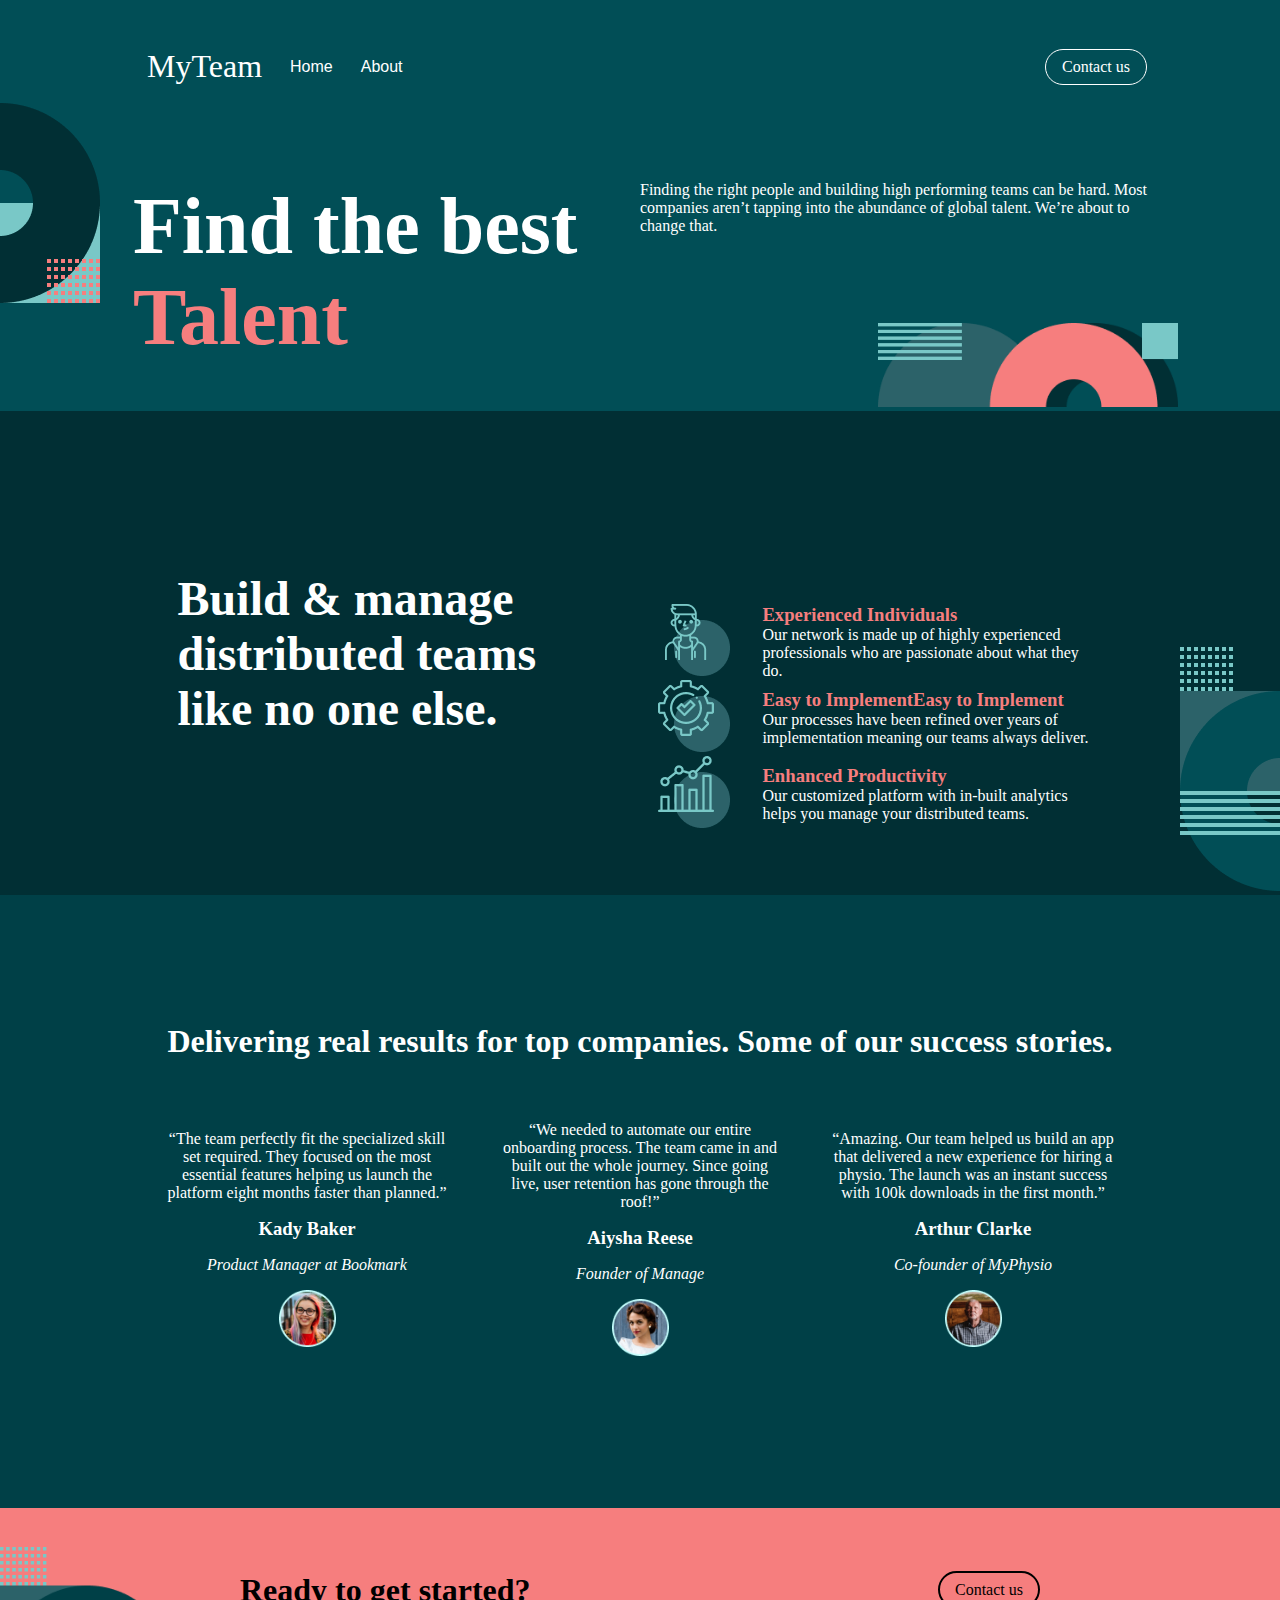
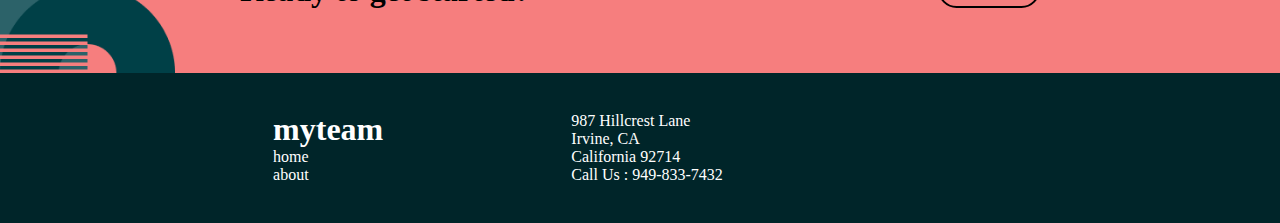
<file: index.html>
<!DOCTYPE html>
<html lang="en">

<head>
    <meta charset="UTF-8">
    <meta name="viewport" content="width=device-width, initial-scale=1.0">
    <link rel="stylesheet" href="https://cdnjs.cloudflare.com/ajax/libs/font-awesome/6.5.2/css/all.min.css"
        integrity="sha512-SnH5WK+bZxgPHs44uWIX+LLJAJ9/2PkPKZ5QiAj6Ta86w+fsb2TkcmfRyVX3pBnMFcV7oQPJkl9QevSCWr3W6A=="
        crossorigin="anonymous" referrerpolicy="no-referrer" />
    <link rel="stylesheet" href="./style.css">
    <title>Document</title>
</head>

<body>
    <header>
        <nav>
            <ul>
                <li>
                    <a class="key" href="#">MyTeam</a>
                </li>
                <ul class="list">
                    <li>
                        <a href="./index.html">Home</a>
                    </li>
                    <li>
                        <a href="./about/index.html">About</a>
                    </li>
                </ul>
            </ul>
            <ul class="list1">
                <a href="./about/contact us/index.html">Contact us</a>
            </ul>
            <ul class="hamburger">
                <li>
                    <a href="#"><i class="fa-solid fa-bars"></i></a>
                </li>
            </ul>
        </nav>
        <div class="header___wrapper">
            <div class="header___wrapper-item">
                <h1>Find the best <span>Talent</span></h1>
            </div>
            <div class="header___wrapper-item">
                <p>Finding the right people and building high performing teams can be hard. Most companies aren’t
                    tapping into the abundance of global talent. We’re about to change that.</p>
            </div>
        </div>
        <div class="header-img">
            <img src="./Group 7.png" alt="">
        </div>
        <div class="header___icon">
            <img src="./Group 8.png" alt="">
        </div>
    </header>
    <section>
        <div class="section___wrapper">
            <div class="section___wrapper-item">
                <h1>Build & manage distributed teams like no one else.</h1>
            </div>
            <div class="section___wrapper-item">
                <div class="section___wrapper-second-item">
                    <div class="item-img">
                        <img src="./img/icon-feature-experience.png" alt="">
                    </div>
                    <div class="item-text">
                        <h3>Experienced Individuals</h3>
                        <p>Our network is made up of highly experienced professionals who are passionate about what they
                            do.
                        </p>
                    </div>
                </div>
                <div class="section___wrapper-second-item">
                    <div class="item-img">
                        <img src="./img/icon-feature-implementation.png" alt="">
                    </div>
                    <div class="item-text">
                        <h3>Easy to ImplementEasy to Implement</h3>
                        <p>Our processes have been refined over years of implementation meaning our teams always
                            deliver.
                        </p>
                    </div>
                </div>
                <div class="section___wrapper-second-item">
                    <div class="item-img">
                        <img src="./img/icon-feature-productivity (1).png" alt="">
                    </div>
                    <div class="item-text">
                        <h3>Enhanced Productivity</h3>
                        <p>Our customized platform with in-built analytics helps you manage your distributed teams.</p>
                    </div>
                </div>
            </div>
            <div class="group8"><img src="./img/Group 8 (1).png" alt=""></div>
        </div>
    </section>
    <div class="box">
        <div class="box___wrapper">
            <div class="box___wrapper-item">
                <h1>Delivering real results for top companies. Some of our success stories.</h1>
            </div>
            <div class="box___wrapper-item">
                <div class="flexbox">
                    <p> “The team perfectly fit the specialized skill set required. They focused on the most essential
                        features helping us launch the platform eight months faster than planned.”</p>
                    <h3>Kady Baker</h3>
                    <i>Product Manager at Bookmark</i>
                    <img src="./img/kady.png" alt="">
                </div>
                <div class="flexbox">
                    <p>“We needed to automate our entire onboarding process. The team came in and built out the whole
                        journey. Since going live, user retention has gone through the roof!”</p>
                    <h3>Aiysha Reese</h3>
                    <i>Founder of Manage</i>
                    <img src="./img/aisha.png" alt="">
                </div>
                <div class="flexbox">
                    <p>“Amazing. Our team helped us build an app that delivered a new experience for hiring a physio.
                        The launch was an instant success with 100k downloads in the first month.”</p>
                    <h3>Arthur Clarke</h3>
                    <i>Co-founder of MyPhysio</i>
                    <img src="./img/arthur.png" alt="">
                </div>
            </div>
        </div>
    </div>
    <div class="grid">
        <div class="grid___wrapper">
            <div class="grid-item">
                <h1>Ready to get started?</h1>
            </div>
            <div class="grid-item">
                <a href="">Contact us</a>
            </div>
        </div>
        <div class="grid-img"><img src="./img/Group 8 (2).png" alt=""></div>
    </div>
    <footer>
        <div class="footer_wrapper">

            <div class="card_text">
                <h1>myteam</h1>
                <p>home</p>
                <p>about</p>
            </div>

            <div class="card_text">
                <p>987 Hillcrest Lane <br> Irvine, CA <br> California 92714 <br> Call Us : 949-833-7432</p>
            </div>
            <div class="card_text">
                <a href=""><i class="fa-brands fa-square-facebook"></i></a>
                <a href=""><i class="fa-brands fa-telegram"></i></a>
                <a href=""><i class="fa-brands fa-twitter"></i></a>

        </div>
    </footer>

</body>

</html>
</file>
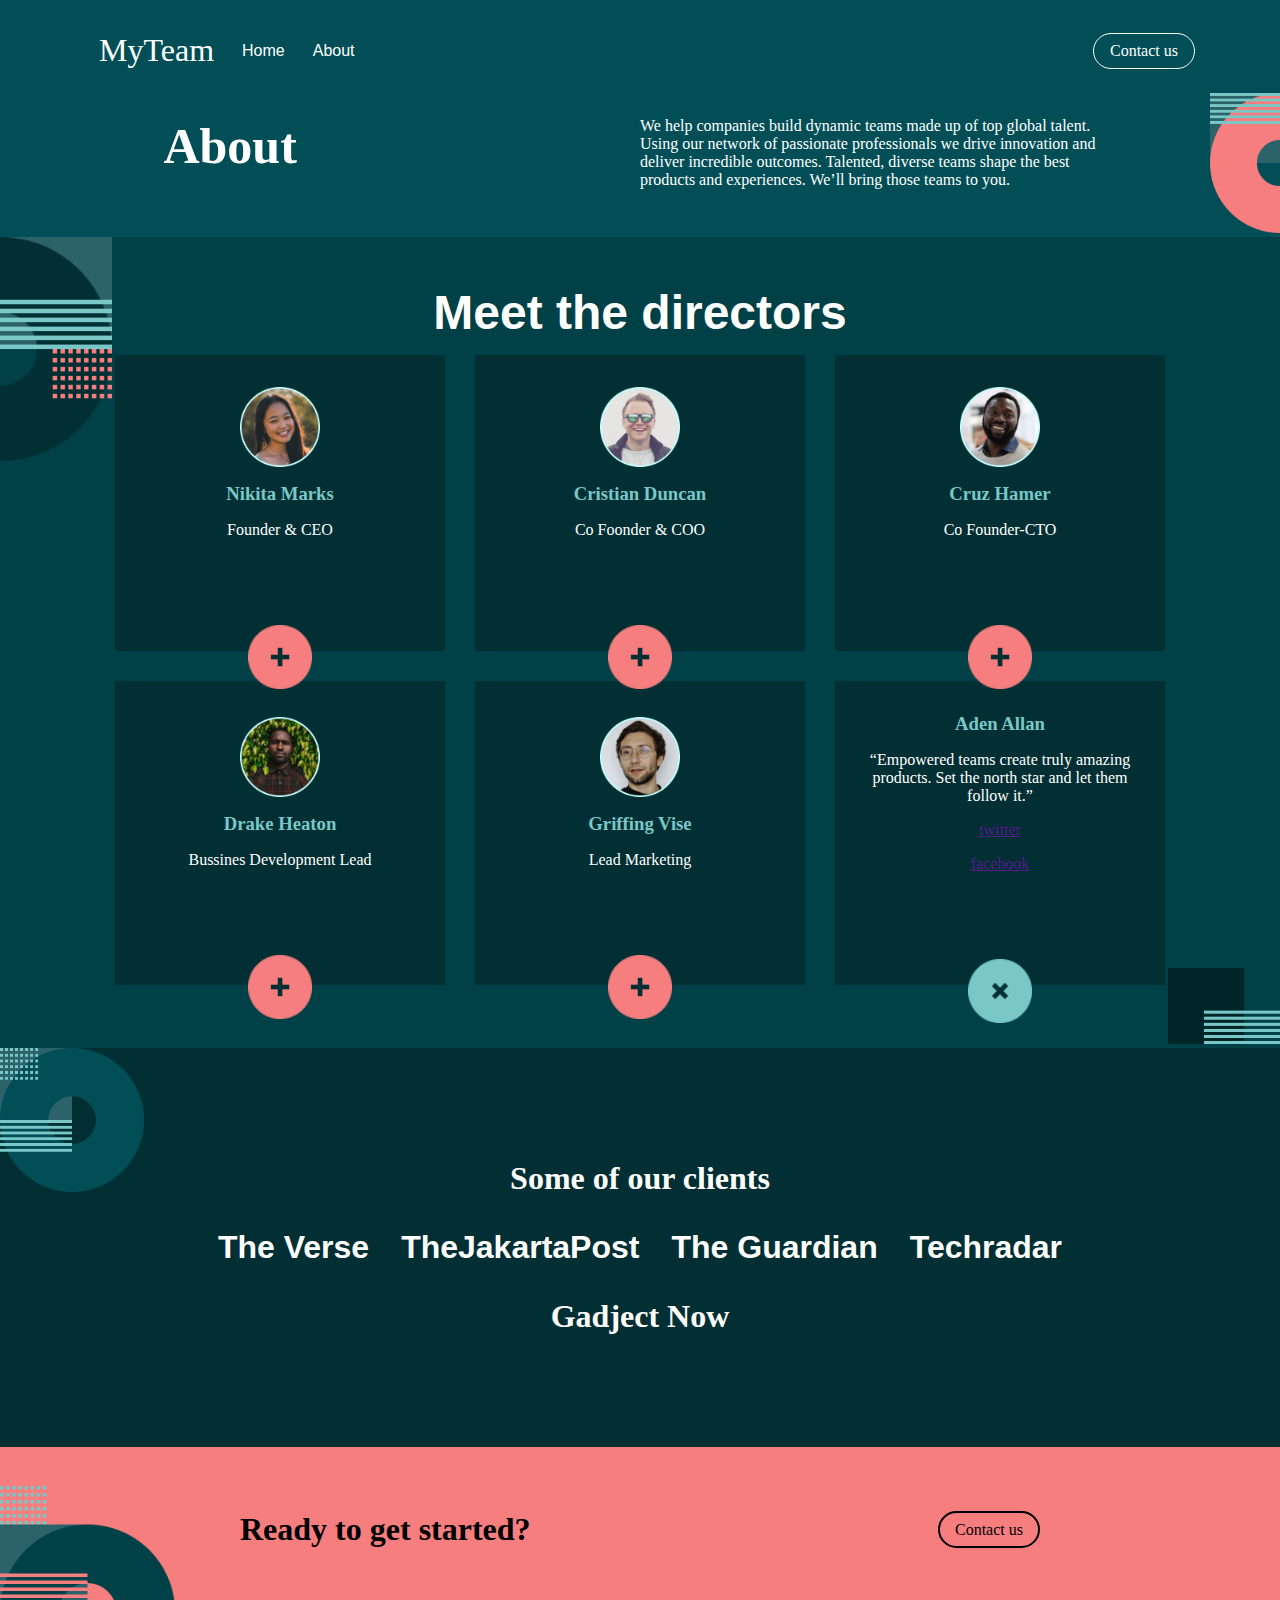
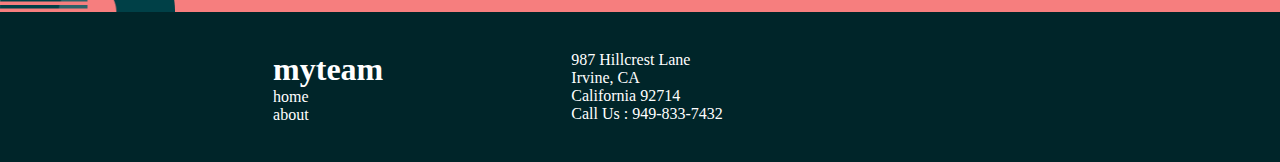
<file: about/index.html>
<!DOCTYPE html>
<html lang="en">

<head>
    <meta charset="UTF-8">
    <meta name="viewport" content="width=device-width, initial-scale=1.0">
    <link rel="stylesheet" href="https://cdnjs.cloudflare.com/ajax/libs/font-awesome/6.5.2/css/all.min.css"
        integrity="sha512-SnH5WK+bZxgPHs44uWIX+LLJAJ9/2PkPKZ5QiAj6Ta86w+fsb2TkcmfRyVX3pBnMFcV7oQPJkl9QevSCWr3W6A=="
        crossorigin="anonymous" referrerpolicy="no-referrer" />
    <link rel="stylesheet" href="./style.css">
    <title>Document</title>
</head>

<body>
    <header>
        <nav>
            <ul>
                <li>
                    <a class="key" href="#">MyTeam</a>
                </li>
                <ul class="list">
                    <li>
                        <a href="../index.html">Home</a>
                    </li>
                    <li>
                        <a href="./index.html">About</a>
                    </li>
                </ul>
            </ul>
            <ul class="list1">
                <a href="./contact us/index.html">Contact us</a>
            </ul>
            <ul class="hamburger">
                <li>
                    <a href="#"><i class="fa-solid fa-bars"></i></a>
                </li>
            </ul>
        </nav>
        <div class="header___wrapper">
            <div class="header___wrapper-item">
                <h1>About</h1>
            </div>
            <div class="header___wrapper-item">
                <p>We help companies build dynamic teams made up of top global talent. Using our network of passionate
                    professionals we drive innovation and deliver incredible outcomes. Talented, diverse teams shape the
                    best products and experiences. We’ll bring those teams to you.</p>
            </div>
        </div>
        <div class="header___img">
           <img src="./Group 8 (3).png" alt="">
        </div>
    </header>
    <section>
    <div class="wrapper">
        <h1>Meet the directors</h1>
    <div class="section___wrapper">
        <div class="section___wrapper-item">
            <img src="./img/nikita.png" alt="">
            <h3>Nikita Marks</h3>
            <p>Founder & CEO</p>
            <img class="plus" src="./img/Group 13 (1).png" alt="">
        </div>
        <div class="section___wrapper-item">
            <img src="./img/cristian.png" alt="">
            <h3>Cristian Duncan</h3>
            <p>Co Foonder & COO</p>
            <img class="plus" src="./img/Group 13 (1).png" alt="">
        </div>
        <div class="section___wrapper-item">
            <img src="./img/cruz (1).png" alt="">
            <h3>Cruz Hamer</h3>
            <p>Co Founder-CTO</p>
            <img class="plus" src="./img/Group 13 (1).png" alt="">
        </div>
        <div class="section___wrapper-item">
            <img src="./img/drake.png" alt="">
            <h3>Drake Heaton</h3>
            <p>Bussines Development Lead</p>
            <img class="plus" src="./img/Group 13 (1).png" alt="">
        </div>
        <div class="section___wrapper-item">
            <img src="./img/griffin.png" alt="">
            <h3>Griffing Vise</h3>
            <p>Lead Marketing</p>
            <img class="plus" src="./img/Group 13 (1).png" alt="">
        </div>
        <div class="section___wrapper-item">
            <h3>Aden Allan</h3>
            <p>“Empowered teams create truly amazing products. Set the north star and let them follow it.”</p>
            <a href="">twitter</a>
            <a href="">facebook</a>
            <img class="plus" src="./img/Group 13 (2).png" alt="">
        </div>
    </div>
    <div class="section___img">
        <img src="./img/Group 8 (4).png" alt="">
      
    </div>
    <div class="section___icon">
        <img src="./img/directors-rect.png" alt="">
    </div>
</section>
    <div class="box">
        <div class="box___wrapper">
            <div class="box___wrapper-item">
                <h1>Some of our clients</h1>
            </div>
            <div class="box___wrapper-item">
                <h1 class="a">
                    The Verse
                </h1>
                <h1 class="s">
                    TheJakartaPost
                </h1>
                <h1 class="d">
                    The Guardian
                </h1>
                <h1 class="f">
                    Techradar
                </h1>
                <h1 class="g">
                    Gadject Now
                </h1>
            </div>
        </div>
        <div class="box___img"><img src="./img/clients-circle.png" alt=""></div>
    </div>
    <div class="grid">
        <div class="grid___wrapper">
            <div class="grid-item">
                <h1>Ready to get started?</h1>
            </div>
            <div class="grid-item">
                <a href="">Contact us</a>
            </div>
        </div>
        <div class="grid-img"><img src="../img/Group 8 (2).png" alt=""></div>
    </div>


    <footer>
        <div class="footer_wrapper">

            <div class="card_text">
                <h1>myteam</h1>
                <p>home</p>
                <p>about</p>
            </div>

            <div class="card_text">
                <p>987 Hillcrest Lane <br> Irvine, CA <br> California 92714 <br> Call Us : 949-833-7432</p>
            </div>
            <div class="card_text">
                <a href=""><i class="fa-brands fa-square-facebook"></i></a>
                <a href=""><i class="fa-brands fa-telegram"></i></a>
                <a href=""><i class="fa-brands fa-twitter"></i></a>
            </div>
        </div>
    </footer>

</body>

</html>
</file>
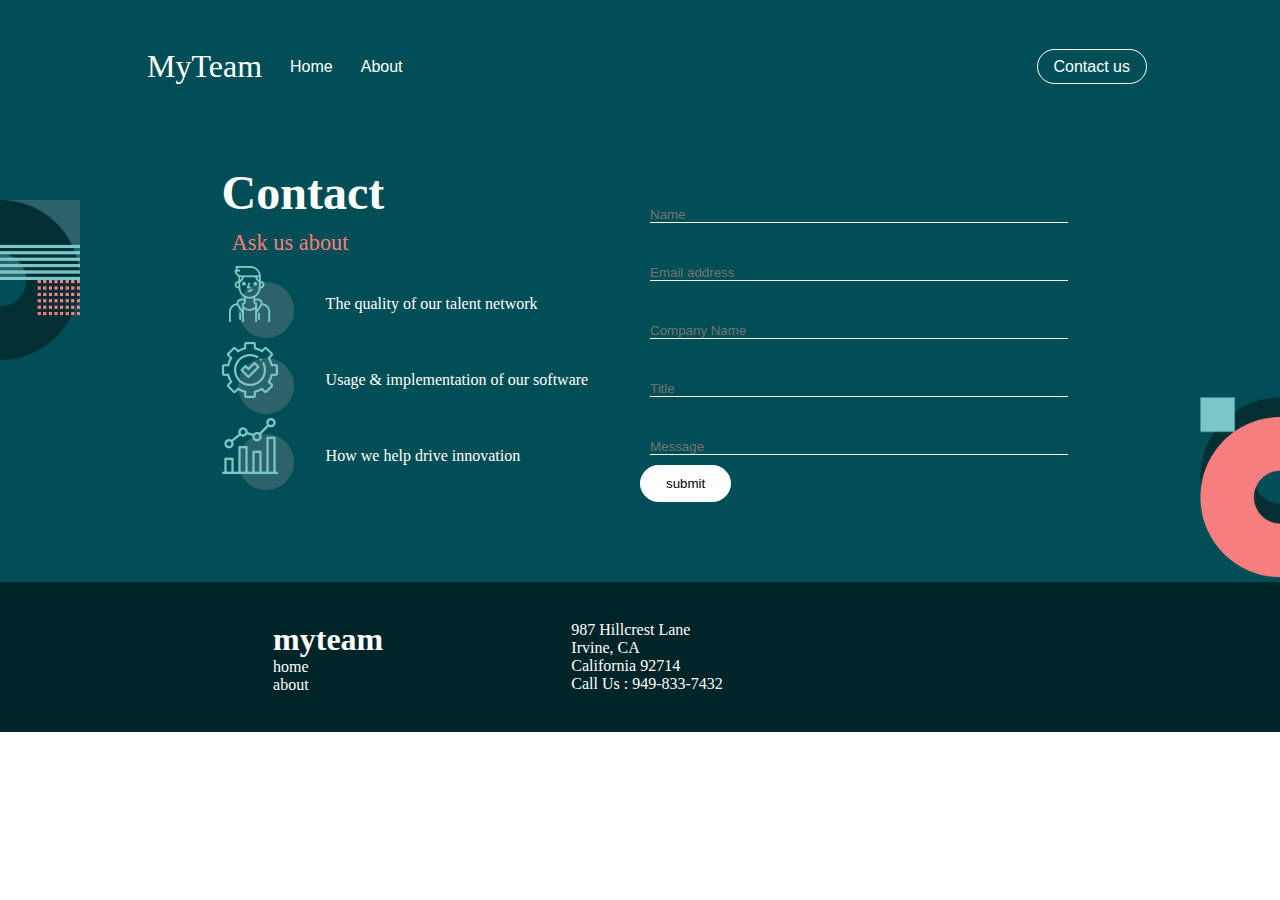
<file: about/contact us/index.html>
<!DOCTYPE html>
<html lang="en">

<head>
    <meta charset="UTF-8">
    <meta name="viewport" content="width=device-width, initial-scale=1.0">
    <link rel="stylesheet" href="https://cdnjs.cloudflare.com/ajax/libs/font-awesome/6.5.2/css/all.min.css"
        integrity="sha512-SnH5WK+bZxgPHs44uWIX+LLJAJ9/2PkPKZ5QiAj6Ta86w+fsb2TkcmfRyVX3pBnMFcV7oQPJkl9QevSCWr3W6A=="
        crossorigin="anonymous" referrerpolicy="no-referrer" />
    <link rel="stylesheet" href="./style.css">
    <title>Document</title>
</head>

<body>
    <header>
        <nav>
            <ul>
                <li>
                    <a class="key" href="#">MyTeam</a>
                </li>
                <ul class="list">
                    <li>
                        <a href="../../index.html">Home</a>
                    </li>
                    <li>
                        <a href="../index.html">About</a>
                    </li>
                </ul>
            </ul>
            <ul class="list1">
                <li>
                    <a href="./index.html">Contact us</a>
                </li>
            </ul>
            <ul class="hamburger">
                <li>
                    <a href="#"><i class="fa-solid fa-bars"></i></a>
                </li>
            </ul>
        </nav>
    </header>

    <section>
        
        <div class="section___wrapper">
            <div class="section___wrapper-item">
                <h1>Contact</h1>
                <p class="orange">Ask us about</p>
                <div class="section___wrapper-second-item">
                    <div class="item-img">
                        <img src="../../img/icon-feature-experience.png" alt="">
                    </div>
                    <div class="item-text">
                        <p>The quality of our talent network</p>
                    </div>
                </div>
                <div class="section___wrapper-second-item">
                    <div class="item-img">
                        <img src="../../img/icon-feature-implementation.png" alt="">
                    </div>
                    <div class="item-text">
                        <p>Usage & implementation of our software
                        </p>
                    </div>
                </div>
                <div class="section___wrapper-second-item">
                    <div class="item-img">
                        <img src="../../img/icon-feature-productivity (1).png" alt="">
                    </div>
                    <div class="item-text">
                        <p>How we help drive innovation</p>
                    </div>
                </div>
            </div>
            <div class="section___wrapper-item">

                <input type="text" name="" id="" placeholder="Name">

                <input type="email" name="" id="" placeholder="Email address">

                <input type="text" name="" id="" placeholder="Company Name">

                <input type="text" name="" id="" placeholder="Title">

                <input type="text" name="" id="" placeholder="Message">

                <button>submit</button>
            </div>
            <div class="group8"><img src="./Group 7 (1).png" alt=""></div>
            <div class="g2"><img src="../img/Group 8 (4).png" alt=""></div>
        </div>
    </section>

    <footer>
        <div class="footer_wrapper">

            <div class="card_text">
                <h1>myteam</h1>
                <p>home</p>
                <p>about</p>
            </div>

            <div class="card_text">
                <p>987 Hillcrest Lane <br> Irvine, CA <br> California 92714 <br> Call Us : 949-833-7432</p>
            </div>

            <div class="card_text">
                <div class="card_text">
                    <a href=""><i class="fa-brands fa-square-facebook"></i></a>
                    <a href=""><i class="fa-brands fa-telegram"></i></a>
                    <a href=""><i class="fa-brands fa-twitter"></i></a>
            </div>

        </div>
    </footer>
</body>

</html>
</file>
<file: style.css>
* {
    margin: 0;
    padding: 0;
    box-sizing: border-box;
}

header {
    width: 100%;
    box-shadow: 0px 0px 8px gray;
    background-color: #014E56;
    position: relative;
    color: white;

}

header nav {
    padding: 3rem;
    max-width: 1110px;
    margin: auto;
    display: flex;
    flex-wrap: wrap;
    justify-content: space-between;
}

header nav ul {
    list-style: none;
    display: flex;
    flex-wrap: wrap;
    align-items: center;
}

header nav ul li a {
    text-decoration: none;
    color: black;
    font-family: 'Gill Sans', 'Gill Sans MT', Calibri, 'Trebuchet MS', sans-serif;
    padding: 8px 14px;
    border-radius: 0.8rem;
    color: white;
}

header nav .list1 a {
    text-decoration: none;
    list-style: none;
    padding: 8px 16px;
    border: 1px solid white;
    color: white;
    border-radius: 2rem;
}

header nav ul li a.key {
    font-size: 2rem;
    font-family: Cambria, Cochin, Georgia, Times, 'Times New Roman', serif;
}

header nav  .hamburger {
    display: none;
    font-size: 1.7rem;
    position: relative;
}

header .header___wrapper {
    max-width: 1110px;
    margin: auto;
    display: flex;
    flex-wrap: wrap;
    justify-content: center;
    padding: 3rem;
}

header .header___wrapper .header___wrapper-item {
    width: 50%;
    position: relative;
}

header .header___wrapper .header___wrapper-item h1 {
    font-size: 80px;
}

header .header___wrapper .header___wrapper-item h1 span {
    color: #F67E7E;
}

header .header-img {
    position: absolute;
    bottom: 0;
    right: 8%;
}

header .header-img img {
    width: 300px;
}

header .header___icon {
    position: absolute;
    left: 0;
    top: 25%;
}

header .header___icon img {
    width: 100px;
}

section {
    width: 100%;
    background-color: #012F34;
    color: white;
    padding: 4rem;
    position: relative;

}

section .section___wrapper {
    max-width: 1110px;
    margin: auto;
    display: flex;
    gap: 2.3rem;
    flex-wrap: wrap;
    justify-content: center;
    align-items: center;
    padding: 4rem 0;
}

section .section___wrapper .section___wrapper-item {
    width: 40%;
    position: relative;
}

section .section___wrapper .section___wrapper-item:nth-child(2) {
    position: relative;
    top: 65px;
}

section .section___wrapper .section___wrapper-item h1 {
    font-size: 48px;
    font-weight: 700;
}

section .section___wrapper .section___wrapper-item .section___wrapper-second-item {
    display: flex;
    align-items: center;
    gap: 2rem;
}

section .section___wrapper .section___wrapper-item .section___wrapper-second-item .item-text h3 {
    color: #F67E7E;
}

section .section___wrapper .group8 {
    position: absolute;
    bottom: 0;
    right: 0;
}

.box {
    width: 100%;
    background-color: #004047;
    color: white;
    padding: 4rem;
    position: relative;

}

.box .box___wrapper {
    max-width: 1110px;
    margin: auto;
    display: flex;
    gap: 2.3rem;
    flex-wrap: wrap;
    flex-direction: column;
    justify-content: center;
    text-align: center;
    padding: 4rem 0;
}

.box .box___wrapper .box___wrapper-item:nth-child(2) {
    display: flex;
    justify-content: center;
    align-items: center;
    flex-wrap: wrap;
}

.box .box___wrapper .box___wrapper-item .flexbox {
    width: 30%;
    padding: 1.5rem;
    display: flex;
    flex-wrap: wrap;
    flex-direction: column;
    gap: 1rem;
    align-items: center;
    position: relative;
}

.box .box___wrapper .box___wrapper-item .flexbox i {
    display: block;
}

.box .box___wrapper .box___wrapper-item .flexbox img {
    width: 20%;
}

.grid {
    width: 100%;
    background-color: #F67E7E;
    color: black;
    padding: 2rem;
    position: relative;

}

.grid .grid___wrapper {
    max-width: 800px;
    margin: auto;
    display: flex;
    gap: 2.3rem;
    flex-wrap: wrap;
    justify-content: space-between;
    align-items: center;
    padding: 2rem 0;

}

.grid .grid___wrapper .grid-item a {
    list-style: none;
    text-decoration: none;
    font-weight: 500;
    background-color: #F67E7E;
    color: black;
    padding: 8px 15px;
    border: 2px solid black;
    border-radius: 20px;
}

.grid-img {
    position: absolute;
    bottom: -4px;
    left: 0;
}

.grid-img img {
    width: 175px;
}

footer {
    background-color: #002529;
    width: 100%;
}

footer .footer_wrapper {
    max-width: 1110px;
    min-height: 150px;
    margin: auto;
    display: flex;
    justify-content: space-evenly;
    align-items: center;
}

footer .footer_wrapper .card_text {
    color: #FFFFFF;
}
footer .footer_wrapper .card_text a i{
    font-size: 1.5rem;
    padding: 8px 16px;
     color: wheat;
     font-weight: bolder;
 }

@media only screen and (max-width: 1000px) {
    header .header-img {
        display: none;
    }

    header .header___icon {
        display: none;
    }
    .grid .grid-img{
        display: none;
    }
}

@media only screen and (max-width: 850px) {
    header .header___wrapper .header___wrapper-item {
        width: 100%;
        text-align: center;
    }

    section .section___wrapper .section___wrapper-item {
        width: 100%;
        text-align: center;
    }
    section .section___wrapper .group8{
        display: none;
        
        
    }
    .box .box___wrapper .box___wrapper-item .flexbox{
        width: 100%;
        text-align: center;
    }
}
@media only screen and (max-width: 500px){
    header nav .hamburger {
        display: flex;
    }
    header nav .list{
        display: none;
    }
    header nav .list1{
        display: none;
    }
    .grid .grid___wrapper .grid-item{
        width: 100%;
        text-align: center;
    }
    section .section___wrapper .section___wrapper-item .section___wrapper-second-item {
        display: block;
    }
    footer .footer_wrapper {
        display: block;
        width: 100%;
        text-align:center;
    }
}
</file>
<file: about/style.css>
* {
    margin: 0;
    padding: 0;
    box-sizing: border-box;
}

header {
    width: 100%;
    box-shadow: 0px 0px 8px gray;
    background-color: #014E56;
    position: relative;
    color: white;
    
}

header nav {
    padding-top: 2rem;
    max-width: 1110px;
    margin: auto;
    display: flex;
    flex-wrap: wrap;
    justify-content: space-between;
}

header nav ul {
    list-style: none;
    display: flex;
    flex-wrap: wrap;
    align-items: center;
}

header nav ul li a {
    text-decoration: none;
    color: black;
    font-family: 'Gill Sans', 'Gill Sans MT', Calibri, 'Trebuchet MS', sans-serif;
    padding: 8px 14px;
    border-radius: 0.8rem;
    color: white;
}
header nav .list1 a{
text-decoration: none;
list-style: none;
padding: 8px 16px;
border: 1px solid white;
color: white;
border-radius: 2rem;
}
header nav ul li a.key {
    font-size: 2rem;
    font-family: Cambria, Cochin, Georgia, Times, 'Times New Roman', serif;
}

header nav .hamburger {
    display: none;
    font-size: 1.7rem;
}
header .header___wrapper{
    max-width: 1110px;
    margin: auto;
    display: flex;
    flex-wrap: wrap;
    justify-content: center;
    padding: 3rem;
}
header .header___wrapper .header___wrapper-item{
    width: 47%;
    position: relative;
}
header .header___wrapper .header___wrapper-item h1{
    font-size: 50px;
}
header .header___img{
    position: absolute;
bottom: 0;
right: 0;

}
header .header___img img{
    width: 70px;
}
section {
    width: 100%;
    padding: 3rem;
    background-color: #004047;
    color: white;
    position: relative;
    z-index: 1;
}

.wrapper {
    max-width: 1100px;
    margin: auto;
    text-align: center;
}
section .wrapper h1{
    font-size: 3rem;
    font-family: 'Gill Sans', 'Gill Sans MT', Calibri, 'Trebuchet MS', sans-serif;
}
section .section___wrapper {
    max-width: 1100px;
    margin: auto;
    display: flex;
    flex-wrap: wrap;
    justify-content: center;
}

section .section___wrapper .section___wrapper-item {
    width: 30%;
    margin: 15px;
    background-color: #012F34;
    display: flex;
    flex-direction: column;
    align-items: center;
    justify-content: center;
    gap: 1rem;
    padding: 2rem;
}
section .section___wrapper .section___wrapper-item img{
    width: 5rem;
}
section .section___wrapper .section___wrapper-item h3{
    color: #79C8C7;
}
section .section___wrapper .section___wrapper-item .plus{
    width: 4rem;
    position: relative;
    bottom: -70px;
}
section .section___img{
    position: absolute;
    top: 0;
    left: 0;
}
section .section___img img{
    width: 7rem;
}
section .section___icon{

    position: absolute;
    bottom: 0;
    right: 0;
}
section .section___icon img{
    width: 7rem;
}
.box{
    width: 100%;
    background-color: #012F34;
    padding: 3rem;
    position: relative;
    color: white;
}
.box .box___wrapper{
    max-width: 1100px;
    margin: auto;
    padding: 2rem;
}
.box .box___wrapper .box___wrapper-item{
    display: flex;
    flex-wrap: wrap;
    justify-content: center;
    gap: 2rem;
    align-items: center;
    margin: 2rem 0;
}
.box .box___wrapper .box___wrapper-item .a{
    font-family: 'Franklin Gothic Medium', 'Arial Narrow', Arial, sans-serif;
}
.box .box___wrapper .box___wrapper-item .s{
    font-family: 'Gill Sans', 'Gill Sans MT', Calibri, 'Trebuchet MS', sans-serif;
}
.box .box___wrapper .box___wrapper-item .d{
    font-family: Arial, Helvetica, sans-serif;
}
.box .box___wrapper .box___wrapper-item .f{
    font-family: 'Segoe UI', Tahoma, Geneva, Verdana, sans-serif;
}
.box .box___wrapper .box___wrapper-item .g{
    font-family: 'Times New Roman', Times, serif;
}
.box___img{
    position: absolute;
    top: 0;
    left: 0;
}
.box___img img{
    width: 9rem;
}
.grid {
    width: 100%;
    background-color: #F67E7E;
    color: black;
    padding: 2rem;
    position: relative;
    
}
.grid .grid___wrapper{
    max-width: 800px;
    margin: auto;
    display: flex;
    gap: 2.3rem;
    flex-wrap: wrap;
    justify-content: space-between;
    align-items: center;
    padding: 2rem 0;
    
}
.grid .grid___wrapper .grid-item a{
    list-style: none;
    text-decoration: none;
    font-weight: 500;
    background-color: #F67E7E;
    color: black;
    padding: 8px 15px;
    border: 2px solid black;
    border-radius: 20px;
}
.grid-img{
    position: absolute;
    bottom: -4px;
    left: 0;
}
.grid-img img{
    width: 175px;
}
footer {
    background-color: #002529;
    width: 100%;
}

footer .footer_wrapper {
    max-width: 1110px;
    min-height: 150px;
    margin: auto;
    display: flex;
    justify-content: space-evenly;
    align-items: center;
}

footer .footer_wrapper .card_text {
    color: #FFFFFF;
}
footer .footer_wrapper .card_text a i{
   font-size: 1.5rem;
   padding: 8px 16px;
    color: wheat;
    font-weight: bolder;
}

@media only screen and (max-width: 850px) {
    section .section___wrapper .section___wrapper-item {
        width: 45%;
        text-align: center;
    }
    header .header___wrapper .header___wrapper-item{
        width: 80%;
        text-align: center;
    }
   .box .box___img{
    top: -4.5rem;
   }
   .box .box___wrapper .box___wrapper-item{
    text-align: center;
   }
   .grid .grid-img{
    display: none;
   }
   section .section___wrapper .section___wrapper-item {
    width: 45%;
    text-align: center;
}
}
@media only screen and (max-width: 500px) {
    header nav .hamburger {
        display: flex;
    }
    header nav .list{
        display: none;
    }
    header nav .list1{
        display: none;
    }
    section .section___wrapper .section___wrapper-item {
        width: 100%;
        text-align: center;
    }
    section .section___img{
        display: none;
    }
    footer .footer_wrapper {
        display: block;
        width: 100%;
        text-align:center;
    }
    .grid .grid___wrapper .grid-item{
        width: 100%;
        text-align: center;
    }
    section .section___wrapper .section___wrapper-item .section___wrapper-second-item {
        display: block;
    }
}
</file>
<file: about/contact us/style.css>
* {
    margin: 0;
    padding: 0;
    box-sizing: border-box;
}

header {
    width: 100%;
    background-color: #014E56;
    position: relative;
    color: white;

}

header nav {
    padding: 3rem;
    max-width: 1110px;
    margin: auto;
    display: flex;
    flex-wrap: wrap;
    justify-content: space-between;
}

header nav ul {
    list-style: none;
    display: flex;
    flex-wrap: wrap;
    align-items: center;
}

header nav ul li a {
    text-decoration: none;
    color: black;
    font-family: 'Gill Sans', 'Gill Sans MT', Calibri, 'Trebuchet MS', sans-serif;
    padding: 8px 14px;
    border-radius: 0.8rem;
    color: white;
}
header nav .list1 a{
    text-decoration: none;
    list-style: none;
    padding: 8px 16px;
    border: 1px solid white;
    color: white;
    border-radius: 2rem;
    }
header nav ul li a.key {
    font-size: 2rem;
    font-family: Cambria, Cochin, Georgia, Times, 'Times New Roman', serif;
}

header nav .hamburger {
    display: none;
    font-size: 1.7rem;
}
section {
    width: 100%;
    background-color: #014E56;
    color: white;
    position: relative;
}   

section .section___wrapper {
    max-width: 1110px;
    margin: auto;
    display: flex;
    flex-wrap: wrap;
    justify-content: center;
    padding: 2rem ;
    padding-bottom: 5rem;
}

section .section___wrapper .section___wrapper-item {
    width: 40%;
}
section .section___wrapper .section___wrapper-item h1 {
    font-size: 48px;
    font-weight: 700;
}

section .section___wrapper .section___wrapper-item .orange {
    color: #F67E7E;
    font-size: 1.4rem;
    padding: 10px;
}

section .section___wrapper .section___wrapper-item .section___wrapper-second-item {
    display: flex;
    align-items: center;
    gap: 2rem;
}

section .section___wrapper .section___wrapper-item .section___wrapper-second-item .item-text h3 {
    color: #F67E7E;
}

section .section___wrapper .group8 {
    position: absolute;
    bottom: 0;
    right: 0;
}
section .g2 {
    position: absolute;
    left: 0;
    top: 15%;
}
section .g2 img{
    width: 5rem;
}
section .group8 img{
    width: 5rem;
}
section .section___wrapper .section___wrapper-item input {
    width: 100%;
    display: flex;
    border: none;
    padding-top: 2rem;
    margin: 10px;
    border-bottom: 1px solid white;
    color: white;
    background-color: #014E56;
    text-align: left;
}

section .section___wrapper .section___wrapper-item button {
    padding: 10px 25px;
    background-color: #FFFFFF;
    border-radius: 25px;
    border: 1px solid white;
}

footer {
    background-color: #002529;
    width: 100%;
}

footer .footer_wrapper {
    max-width: 1110px;
    min-height: 150px;
    margin: auto;
    display: flex;
    justify-content: space-evenly;
    align-items: center;
}

footer .footer_wrapper .card_text {
    color: #FFFFFF;
}
footer .footer_wrapper .card_text a i{
    font-size: 1.5rem;
    padding: 8px 16px;
     color: wheat;
     font-weight: bolder;
 }

@media only screen and (max-width: 780px){
    section .section___wrapper .section___wrapper-item{
        width: 80%;
        text-align: center;
    }
    section .section___wrapper{
        padding-bottom: 7rem;
    }
}
@media only screen and (max-width: 500px){
    header nav .hamburger {
        display: flex;
    }
    header nav .list{
        display: none;
    }
    header nav .list1{
        display: none;
    }
    section .section___wrapper .group8{
display: none;        
    }
    section .g2 {
        display: none;
    }



    footer .footer_wrapper {
        display: flex;
        flex-direction: column;
        gap: 1rem;
        width: 100%;
        text-align:center;
    }
}
</file>
